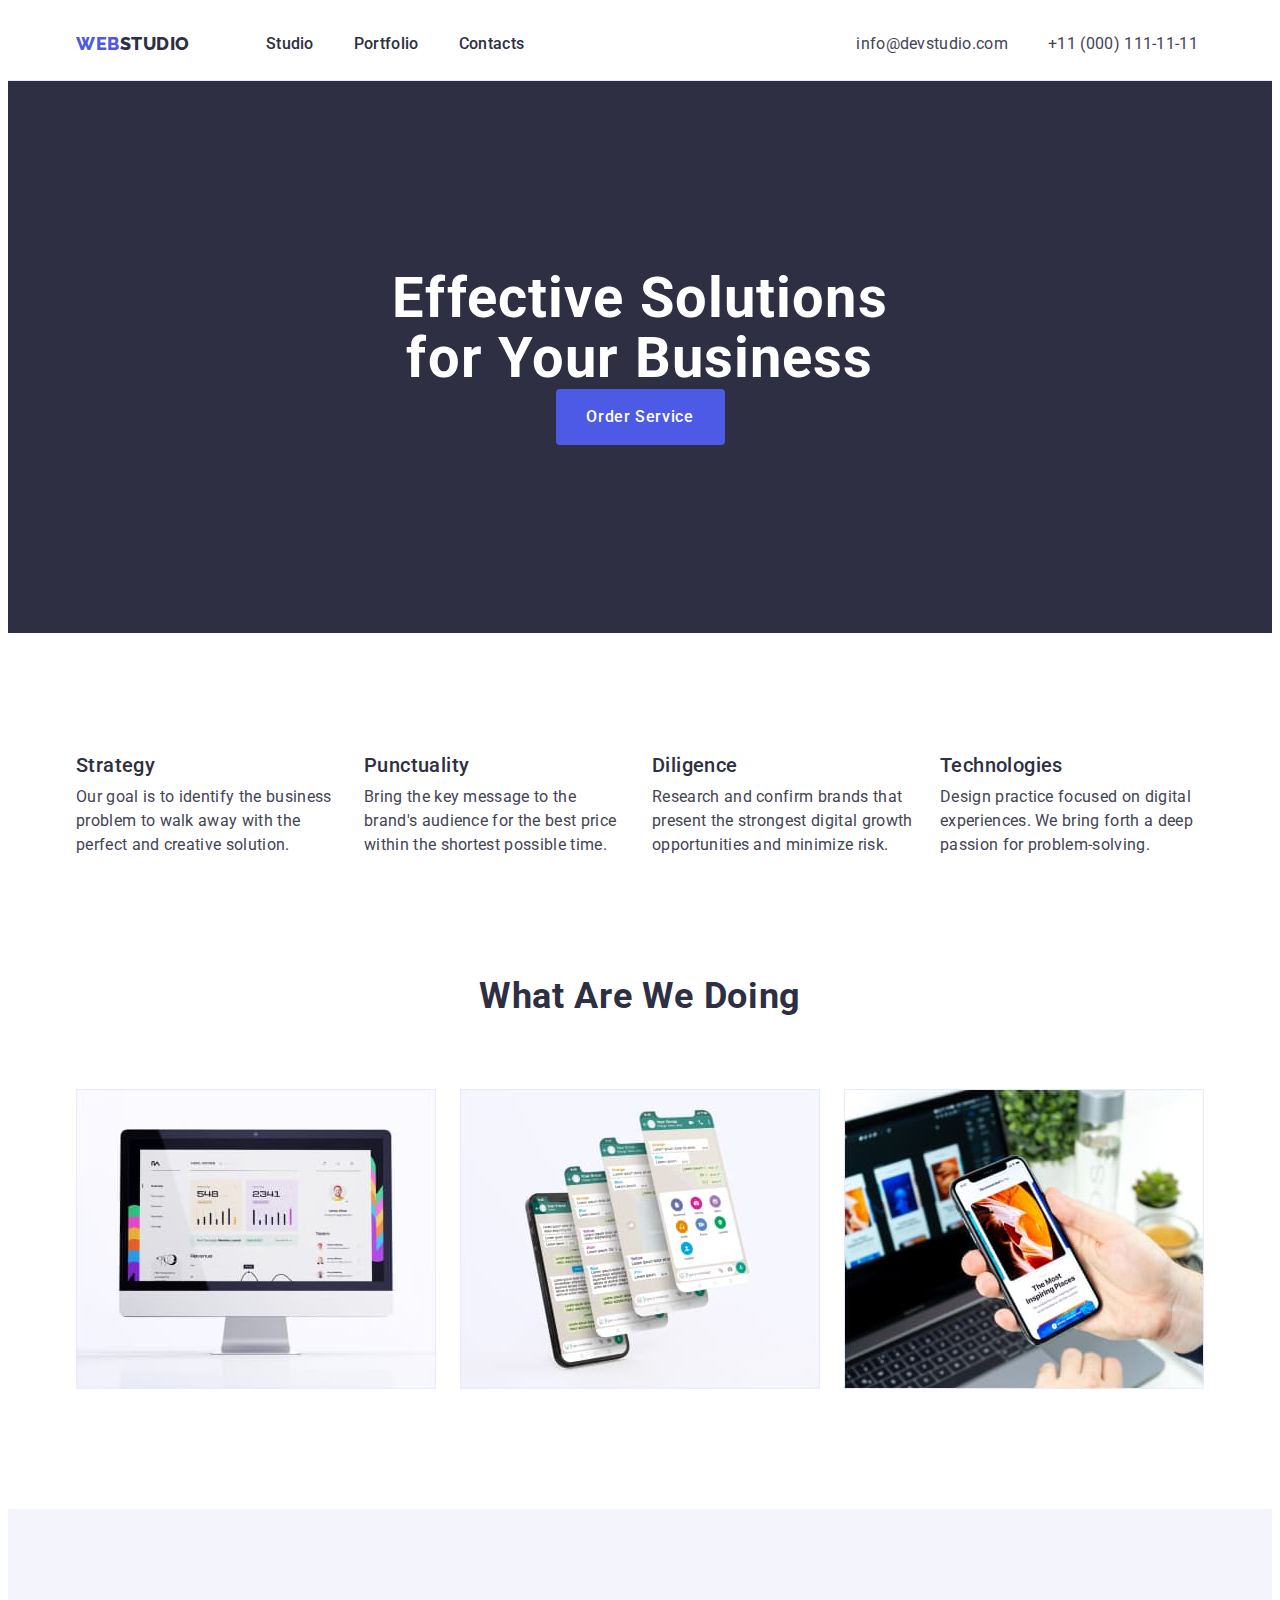
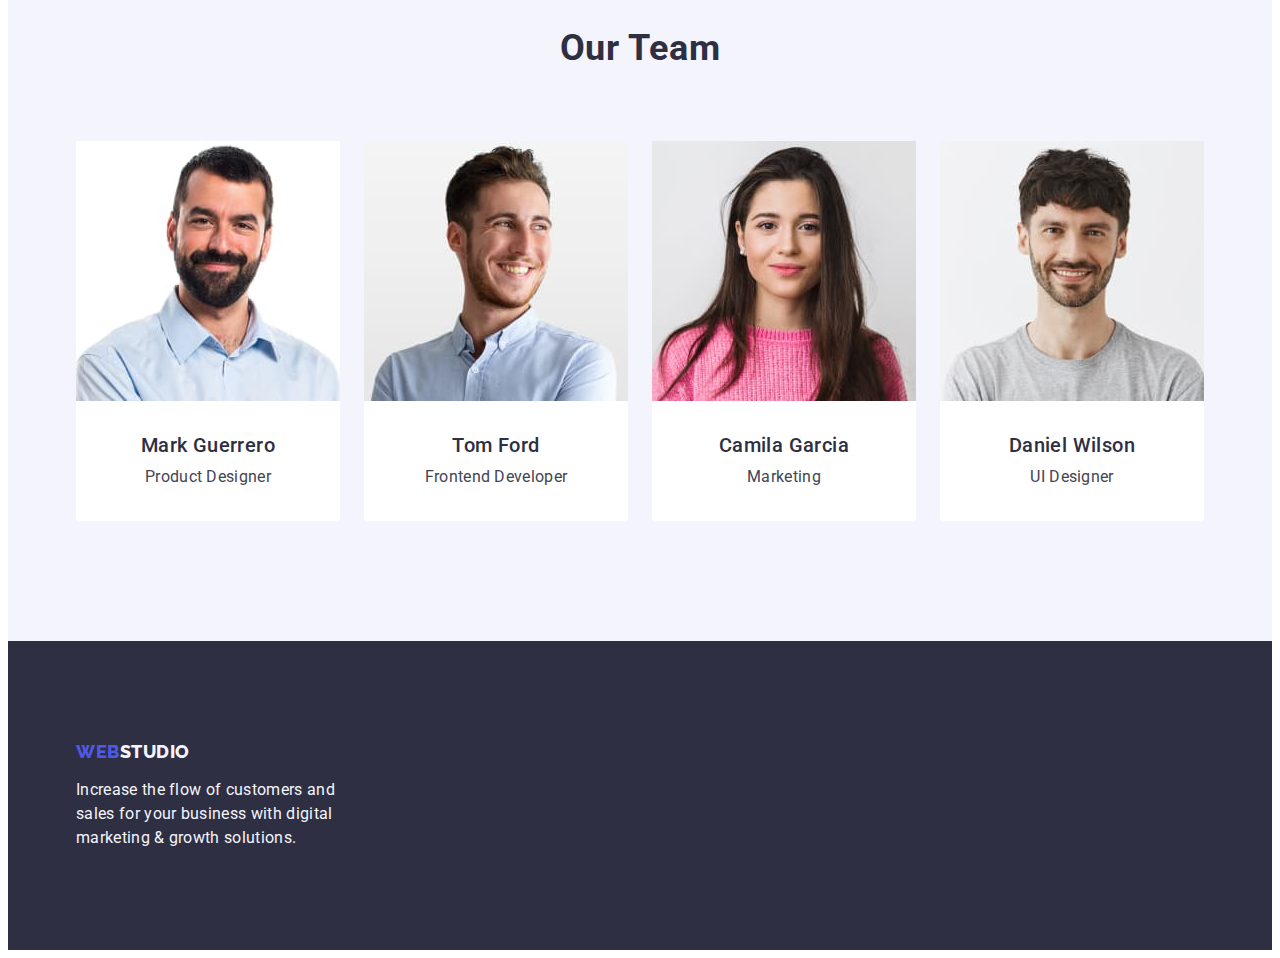
<file: index.html>
<!DOCTYPE html>
<html lang="en">

<head>
    <meta charset="UTF-8">
    <meta name="viewport" content="width=device-width, initial-scale=1.0">
    <title>Studio</title>
    <link rel="preconnect" href="https://fonts.googleapis.com">
    <link rel="preconnect" href="https://fonts.gstatic.com" crossorigin>
    <link
        href="https://fonts.googleapis.com/css2?family=Raleway:wght@800&family=Roboto:wght@400;500;700;900&display=swap"
        rel="stylesheet">
    <link rel="stylesheet" href="https://cdnjs.cloudflare.com/ajax/libs/modern-normalize/2.0.0/modern-normalize.min.css"
        integrity="sha512-4xo8blKMVCiXpTaLzQSLSw3KFOVPWhm/TRtuPVc4WG6kUgjH6J03IBuG7JZPkcWMxJ5huwaBpOpnwYElP/m6wg=="
        crossorigin="anonymous" referrerpolicy="no-referrer" />
    <link rel="stylesheet" href="./css/styles.css">
</head>

<body>

    <header class="header-section">
        <div class="div-wrap container">
            <nav class="nav-menu">
                <a href="./index.html" class="logo link">Web<span class="header-logo-studio">Studio</span></a>
                <ul class="list nav-menu-list">
                    <li><a class="nav-item link" href="./index.html">Studio</a></li>
                    <li><a class="nav-item link" href="./portfolio.html">Portfolio</a></li>
                    <li><a class="nav-item link" href="">Contacts</a></li>
                </ul>
            </nav>
            <address class="adress-header">
                <ul class="list adress-menu">
                    <li><a class="adress-item link" href="mailto:info@devstudio.com">info@devstudio.com</a></li>
                    <li><a class="adress-item link" href="tel:+110001111111">+11 (000) 111-11-11</a></li>
                </ul>
            </address>
        </div>
    </header>
    <!------------HERO---------------------->
    <main>
        <section class="hero">
            <div class="container">
                <h1 class="hero-title">Effective Solutions for Your Business</h1>
                <button class="hero-btn" type="button">Order Service</button>
            </div>
        </section>
        <!----SKILLS---->
        <section class="skills">
            <div class="container">
                <h2 class="visually-hidden">Skills</h2>
                <ul class="skills-list list">
                    <li class="skills-item">
                        <h3 class="skills-title">Strategy</h3>
                        <p class="skills-text">Our goal is to identify the business
                            problem to walk away with the perfect and creative solution.</p>
                    </li>
                    <li class="skills-item">
                        <h3 class="skills-title">Punctuality</h3>
                        <p class="skills-text">Bring the key message to the brand's audience for the best price within
                            the
                            shortest possible
                            time.</p>
                    </li>
                    <li class="skills-item">
                        <h3 class="skills-title">Diligence</h3>
                        <p class="skills-text">Research and confirm brands that present the strongest digital growth
                            opportunities and minimize
                            risk.</p>
                    </li>
                    <li class="skills-item">
                        <h3 class="skills-title">Technologies</h3>
                        <p class="skills-text">Design practice focused on digital experiences. We bring forth a deep
                            passion
                            for
                            problem-solving.</p>
                    </li>
                </ul>
            </div>
        </section>
        <!--What are we doing-->
        <section class="tallents-section">
            <div class="container">
                <h2 class="tallents">What are we doing</h2>
                <ul class="tallents-list list">
                    <li class="tallents-item"><img class="img" src="./images/img1.jpg" alt="Computer" width="360"
                            height="300"></li>
                    <li class="tallents-item"><img class="img" src="./images/img2.jpg" alt="Mobile screens" width="360"
                            height="300"></li>
                    <li class="tallents-item"><img class="img" src="./images/img3.jpg" alt="Mobile phone in hand"
                            width="360" height="300">
                    </li>
                </ul>
            </div>
        </section>
        <!--Our team-->
        <section class="our-team-section">
            <div class="container">
                <h2 class="our-team-title">Our Team</h2>
                <ul class="our-team-list list">
                    <li class="team-item">
                        <img class="img" src="./images/img4.jpg" alt="Mark Guerrero photo" width="264">
                        <div class="name">
                            <h3 class="team-title">Mark Guerrero</h3>
                            <p class="team-text">Product Designer</p>
                        </div>
                    </li>
                    <li class="team-item">
                        <img class="img" src="./images/img5.jpg" alt="Tom Ford photo" width="264">
                        <div class="name">
                            <h3 class="team-title">Tom Ford</h3>
                            <p class="team-text">Frontend Developer</p>
                        </div>
                    </li>
                    <li class="team-item">
                        <img class="img" src="./images/img6.jpg" alt="Camilla Garcia photo" width="264">
                        <div class="name">
                            <h3 class="team-title">Camila Garcia</h3>
                            <p class="team-text">Marketing</p>
                        </div>
                    </li>
                    <li class="team-item">
                        <img class="img" src="./images/img7.jpg" alt="Daniel Wilson photo" width="264">
                        <div class="name">
                            <h3 class="team-title">Daniel Wilson</h3>
                            <p class="team-text">UI Designer</p>
                        </div>
                    </li>
                </ul>
            </div>
        </section>
    </main>

    <footer class="footer-section">
        <div class="container">
            <a href="./index.html" class="logo-footer link">Web<span class="footer-logo">Studio</span></a>
            <p class="footer-text">Increase the flow of customers and sales for your business with digital marketing &
                growth solutions.</p>
        </div>
    </footer>
</body>

</html>
</file>
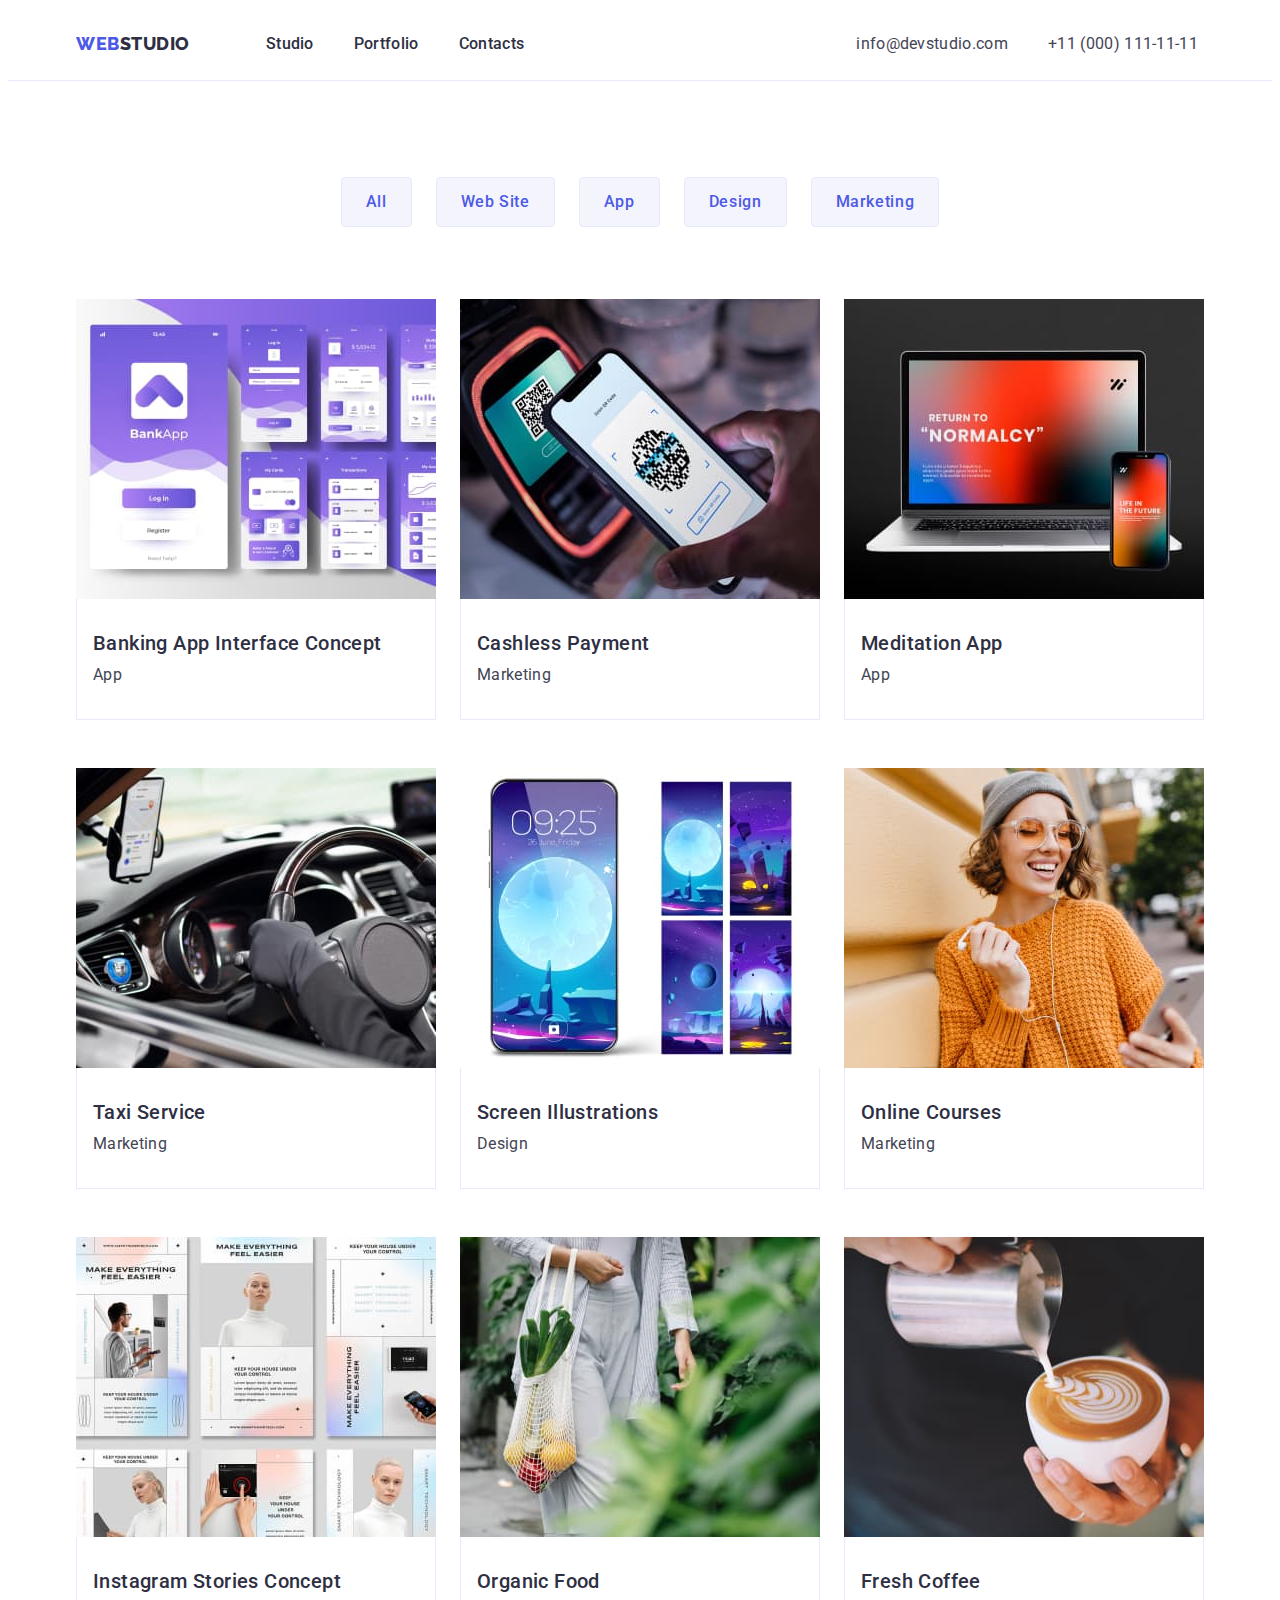
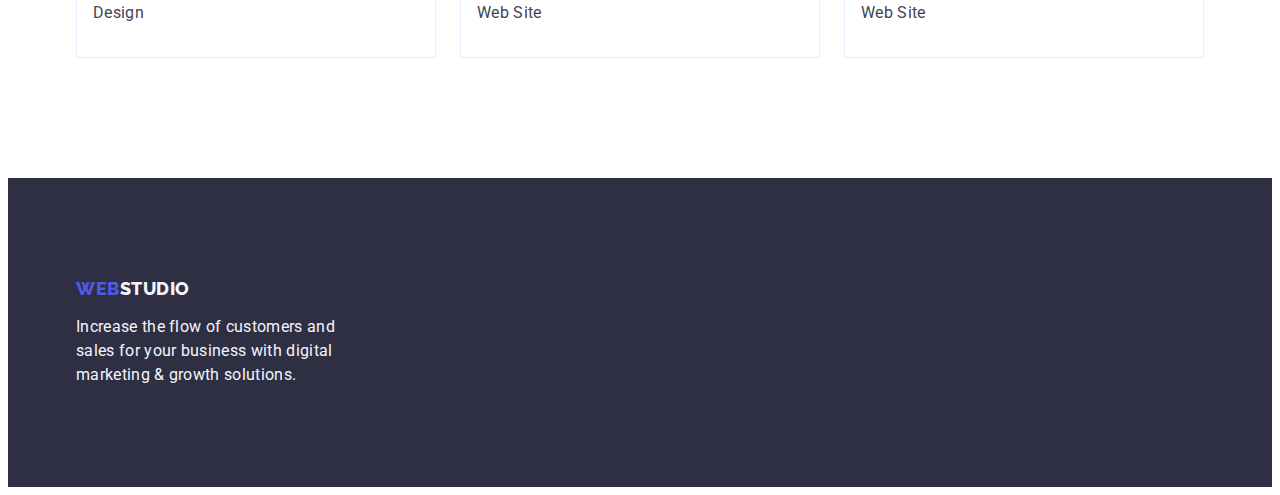
<file: portfolio.html>
<!DOCTYPE html>
<html lang="en">

<head>
    <meta charset="UTF-8">
    <meta name="viewport" content="width=device-width, initial-scale=1.0">
    <title>Portfolio</title>
    <link rel="preconnect" href="https://fonts.googleapis.com">
    <link rel="preconnect" href="https://fonts.gstatic.com" crossorigin>
    <link
        href="https://fonts.googleapis.com/css2?family=Raleway:wght@800&family=Roboto:wght@400;500;700;900&display=swap"
        rel="stylesheet">
    <link rel="stylesheet" href="https://cdnjs.cloudflare.com/ajax/libs/modern-normalize/2.0.0/modern-normalize.min.css"
        integrity="sha512-4xo8blKMVCiXpTaLzQSLSw3KFOVPWhm/TRtuPVc4WG6kUgjH6J03IBuG7JZPkcWMxJ5huwaBpOpnwYElP/m6wg=="
        crossorigin="anonymous" referrerpolicy="no-referrer" />
    <link rel="stylesheet" href="./css/styles.css">
</head>

<body>
    <header class="header-section">
        <div class="div-wrap container">
            <nav class="nav-menu">
                <a href="./index.html" class="logo link">Web<span class="header-logo-studio">Studio</span></a>
                <ul class="list nav-menu-list">
                    <li><a class="nav-item link" href="./index.html">Studio</a></li>
                    <li><a class="nav-item link" href="./portfolio.html">Portfolio</a></li>
                    <li><a class="nav-item link" href="">Contacts</a></li>
                </ul>
            </nav>
            <address class="adress-header">
                <ul class="list adress-menu">
                    <li><a class="adress-item link" href="mailto:info@devstudio.com">info@devstudio.com</a></li>
                    <li><a class="adress-item link" href="tel:+110001111111">+11 (000) 111-11-11</a></li>
                </ul>
            </address>
        </div>
    </header>
    <main>
        <section class="buttons">
            <div class="container">
                <h1 class="visually-hidden">BTN</h1>
                <ul class="btn-list list">
                    <li><button class="menu-btn" type="button">All</button></li>
                    <li><button class="menu-btn" type="button">Web Site</button></li>
                    <li><button class="menu-btn" type="button">App</button></li>
                    <li><button class="menu-btn" type="button">Design</button></li>
                    <li><button class="menu-btn" type="button">Marketing</button></li>
                </ul>
                <ul class="service-list list">
                    <li class="service-list-item">
                        <a class="service-list-link link" href="">
                            <img class="img" src="./images/p1.jpg" alt="Banking App screen" width="360" height="300">
                            <div class="service-item">
                                <h2 class="service-title">Banking App Interface Concept</h2>
                                <p class="service-text">App</p>
                            </div>
                        </a>
                    </li>
                    <li class="service-list-item">
                        <a class="service-list-link link" href="">
                            <img class="img" src="./images/p2.jpg" alt="Payment with telefon" width="360" height="300">
                            <div class="service-item">
                                <h2 class="service-title">Cashless Payment</h2>
                                <p class="service-text">Marketing</p>
                            </div>
                        </a>
                    </li>
                    <li class="service-list-item">
                        <a class="service-list-link link" href="">
                            <img class="img" src="./images/p3.jpg" alt="Laptop and telephone screens" width="360"
                                height="300">
                            <div class="service-item">
                                <h2 class="service-title">Meditation App</h2>
                                <p class="service-text">App</p>
                            </div>
                        </a>
                    </li>
                    <li class="service-list-item">
                        <a class="service-list-link link" href="">
                            <img class="img" src="./images/p4.jpg" alt="Driver in car" width="360" height="300">
                            <div class="service-item">
                                <h2 class="service-title">Taxi Service</h2>
                                <p class="service-text">Marketing</p>
                            </div>
                        </a>
                    </li>
                    <li class="service-list-item">
                        <a class="service-list-link link" href="">
                            <img class="img" src="./images/p5.jpg" alt="Phone wallpaper" width="360" height="300">
                            <div class="service-item">
                                <h2 class="service-title">Screen Illustrations</h2>
                                <p class="service-text">Design</p>
                            </div>
                        </a>
                    </li>
                    <li class="service-list-item">
                        <a class="service-list-link link" href="">
                            <img class="img" src="./images/p6.jpg" alt="Girl looking at tablet" width="360"
                                height="300">
                            <div class="service-item">
                                <h2 class="service-title">Online Courses</h2>
                                <p class="service-text">Marketing</p>
                            </div>
                        </a>
                    </li>
                    <li class="service-list-item">
                        <a class="service-list-link link" href="">
                            <img class="img" src="./images/p7.jpg" alt="Instagram Stories" width="360" height="300">
                            <div class="service-item">
                                <h2 class="service-title">Instagram Stories Concept</h2>
                                <p class="service-text">Design</p>
                            </div>
                        </a>
                    </li>
                    <li class="service-list-item">
                        <a class="service-list-link link" href="">
                            <img class="img" src="./images/p8.jpg" alt="Organic Food" width="360" height="300">
                            <div class="service-item">
                                <h2 class="service-title">Organic Food</h2>
                                <p class="service-text">Web Site</p>
                            </div>
                        </a>
                    </li>
                    <li class="service-list-item">
                        <a class="service-list-link link" href="">
                            <img class="img" src="./images/p9.jpg" alt="Coffee" width="360" height="300">
                            <div class="service-item">
                                <h2 class="service-title">Fresh Coffee</h2>
                                <p class="service-text">Web Site</p>
                            </div>
                        </a>
                    </li>
                </ul>
            </div>
        </section>
    </main>
    <footer class="footer-section">
        <div class="container">
            <a href="./index.html" class="logo-footer link">Web<span class="footer-logo">Studio</span></a>
            <p class="footer-text">Increase the flow of customers and sales for your business with digital marketing &
                growth solutions.</p>
        </div>
    </footer>
</body>

</html>
</file>
<file: css/styles.css>
body {
    font-family: 'Roboto', sans-serif;
    color: #434455;
    background-color: #ffffff;
}
:root {
    --navyblue: #2e2f42;
    --cloud: #f4f4fd;
    --iris: #4d5ae5;
    --slate: #434455;
    --white: #fff;
    --ocean: #404bbf;
}
.link {
    text-decoration: none;
    list-style-type: none;
}
*,
*::before,
*::after {
    box-sizing: border-box;
}
p,
h1,
h2,
h3,
h4,
h5,
h6 {
    margin-top: 0;
    margin-bottom: 0;
}
ul,
ol {
    padding-left: 0;
    margin-top: 0;
    margin-bottom: 0;
}
.header-section {
    border-bottom: 1px solid #e7e9fc;
}

.logo {
    color: var(--iris, #4d5ae5);
    font-family: Raleway, sans-serif;
    font-size: 18px;
    font-style: normal;
    font-weight: 800;
    line-height: 1.17;
    letter-spacing: 0.54px;
    text-transform: uppercase;
    text-decoration: none;
    display: inline-block;
    margin-right: 76px;
}
.logo-footer {
    color: var(--iris, #4d5ae5);
    font-family: Raleway, sans-serif;
    font-size: 18px;
    font-style: normal;
    font-weight: 800;
    line-height: 1.17;
    letter-spacing: 0.54px;
    text-transform: uppercase;
    text-decoration: none;
    display: inline-block;
    margin-right: 76px;
    margin-bottom: 16px;
}
.header-logo-studio {
    color: var(--navyblue, #2e2f42);
    font-family: Raleway;
    font-size: 18px;
    font-style: normal;
    font-weight: 800;
    line-height: 21px; /* 116.667% */
    letter-spacing: 0.54px;
    text-transform: uppercase;
    text-decoration: none;
}
.footer-logo {
    color: var(--cloud, #f4f4fd);
    font-family: Raleway;
    font-size: 18px;
    font-style: normal;
    font-weight: 800;
    line-height: 21px; /* 116.667% */
    letter-spacing: 0.54px;
    text-transform: uppercase;
    text-decoration: none;
}

.list {
    list-style: none;
}
.nav-menu {
    display: flex;
    align-items: center;
}
.nav-menu-list {
    display: flex;
    gap: 40px;
    padding: 24px 0;
}

.nav-item {
    color: var(--navyblue, #2e2f42);
    font-family: Roboto;
    font-size: 16px;
    font-style: normal;
    font-weight: 500;
    line-height: 1.5em;
    letter-spacing: 0.02em;
    padding: 24px 0;
}
.nav-item:hover,
.nav-item:focus {
    color: var(--ocean, #404bbf);
    font-family: Roboto;
    font-size: 16px;
    font-style: normal;
    font-weight: 500;
    line-height: 1.5em;
    letter-spacing: 0.02em;
}
.adress-header {
    font-style: normal;
    margin-left: 332px;
}
.adress-menu {
    display: flex;
    gap: 40px;
}

.adress-item {
    color: var(--slate, #434455);
    font-size: 16px;
    font-style: normal;
    font-weight: 400;
    line-height: 1.5em;
    letter-spacing: 0.02em;
}
.adress-item:hover,
.adress-item:focus {
    color: var(--ocean, #404bbf);
    font-family: Roboto;
    font-size: 16px;
    font-style: normal;
    line-height: 1.5em;
    letter-spacing: 0.02em;
}
.container {
    width: 1158px;
    padding-left: 15px;
    padding-right: 15px;
    margin: 0 auto;
}
.div-wrap {
    display: flex;
    align-items: center;
}

.hero {
    background-color: #2e2f42;
    padding: 188px 0;
}
.hero-title {
    color: #fff;
    font-size: 56px;
    font-style: normal;
    font-weight: 700;
    line-height: 1.07em;
    letter-spacing: 0.02em;
    max-width: 496px;
    text-align: center;
    margin: 0 auto;
}
.hero-btn {
    background: var(--iris, #4d5ae5);
    color: var(--white, #fff);
    font-family: 'Roboto', sans-serif;
    font-size: 16px;
    font-style: normal;
    font-weight: 500;
    line-height: 1.5em;
    letter-spacing: 0.04em;
    cursor: pointer;
    display: block;
    min-width: 169px;
    height: 56px;
    border: none;
    border-radius: 4px;
    margin: 0 auto;
}
.hero-btn:hover,
.hero-btn:focus {
    background: var(--ocean, #404bbf);
    color: var(--white, #fff);
    font-family: Roboto;
    font-size: 16px;
    font-style: normal;
    font-weight: 500;
    line-height: 24px; /* 150% */
    letter-spacing: 0.64px;
}
.visually-hidden {
    position: absolute;
    width: 1px;
    height: 1px;
    margin: -1px;
    border: 0;
    padding: 0;
    white-space: nowrap;
    clip-path: inset(100%);
    clip: rect(0 0 0 0);
    overflow: hidden;
}

.skills {
    padding: 120px 0;
}
.skills-list {
    display: flex;
    gap: 24px;
}
.skills-item {
    width: calc((100% - 72px) / 4);
}
.skills-title {
    color: var(--navyblue, #2e2f42);
    font-size: 20px;
    font-style: normal;
    font-weight: 500;
    line-height: 24px; /* 120% */
    letter-spacing: 0.4px;
    margin-bottom: 8px;
}
.skills-text {
    color: var(--slate, #434455);
    font-size: 16px;
    font-style: normal;
    font-weight: 400;
    line-height: 24px;
    letter-spacing: 0.32px;
}

.tallents-section {
    padding-bottom: 120px;
}
.tallents {
    color: var(--navyblue, #2e2f42);
    text-align: center;
    font-size: 36px;
    font-style: normal;
    font-weight: 700;
    line-height: 1.11em;
    letter-spacing: 0.72px;
    text-transform: capitalize;
    margin-bottom: 72px;
}
.tallents-list {
    display: flex;
    gap: 24px;
}
.tallents-item {
    width: calc((100% - 48px) / 3);
}
.our-team-section {
    padding-top: 120px;
    padding-bottom: 120px;
    background: var(--cloud, #f4f4fd);
}
.team-item {
    background-color: #ffffff;
}
.our-team {
    background-color: #f4f4fd;
}
.our-team-title {
    color: var(--navyblue, #2e2f42);
    text-align: center;
    font-size: 36px;
    font-style: normal;
    font-weight: 700;
    line-height: 1.11em;
    letter-spacing: 0.72px;
    text-transform: capitalize;
    margin-bottom: 72px;
}
.our-team-list {
    display: flex;
    gap: 24px;
}
.team-item {
    width: ((100% - 72px) / 4);
    border-radius: 0px 0px 4px 4px;
}
.name {
    padding: 32px 0;
}
.team-title {
    color: var(--navyblue, #2e2f42);
    font-size: 20px;
    font-style: normal;
    font-weight: 500;
    line-height: 1.2em;
    letter-spacing: 0.4px;
    text-align: center;
    margin-bottom: 8px;
}
.team-text {
    color: var(--slate, #434455);
    font-size: 16px;
    font-style: normal;
    font-weight: 400;
    line-height: 1.5em;
    letter-spacing: 0.32px;
    text-align: center;
}

.footer-section {
    background: var(--navyblue, #2e2f42);
    padding: 100px 0;
}
.footer-text {
    color: var(--cloud, #f4f4fd);
    font-size: 16px;
    font-style: normal;
    font-weight: 400;
    line-height: 1.5em;
    letter-spacing: 0.32px;
    max-width: 264px;
}

.buttons {
    padding-top: 96px;
    padding-bottom: 120px;
}
.btn-list {
    display: flex;
    justify-content: center;
    gap: 24px;
    margin-bottom: 72px;
}

.menu-btn {
    color: var(--iris, #4d5ae5);
    background-color: #f4f4fd;
    font-family: 'Roboto', sans-serif;
    font-size: 16px;
    font-style: normal;
    font-weight: 500;
    line-height: 1.5em;
    letter-spacing: 0.64px;
    border-radius: 4px;
    border: 1px solid #e7e9fc;
    padding: 12px 24px;
    border: 1px solid #e7e9fc;
}
.menu-btn:hover,
.menu-btn:focus {
    color: #ffffff;
    background-color: #404bbf;
    cursor: pointer;
    border: 1px solid transparent;
}
.service-list {
    display: flex;
    flex-wrap: wrap;
    column-gap: 24px;
    row-gap: 48px;
}
.service-ist-item {
    text-decoration: none;
    width: calc((100% - 48px) / 3);
    margin-bottom: 8px;
}
.service-item {
    padding: 32px 16px;
    border: 1px solid #e7e9fc;
    border-top: none;
}
.service-title {
    color: var(--navyblue, #2e2f42);
    font-family: Roboto;
    font-size: 20px;
    font-style: normal;
    font-weight: 500;
    line-height: 1.2em;
    letter-spacing: 0.02em;
    margin-bottom: 8px;
}
.service-text {
    color: var(--slate, #434455);
    font-family: Roboto;
    font-size: 16px;
    font-style: normal;
    font-weight: 400;
    line-height: 1.5em;
    letter-spacing: 0.02em;
}
.img {
    display: block;
}
</file>
